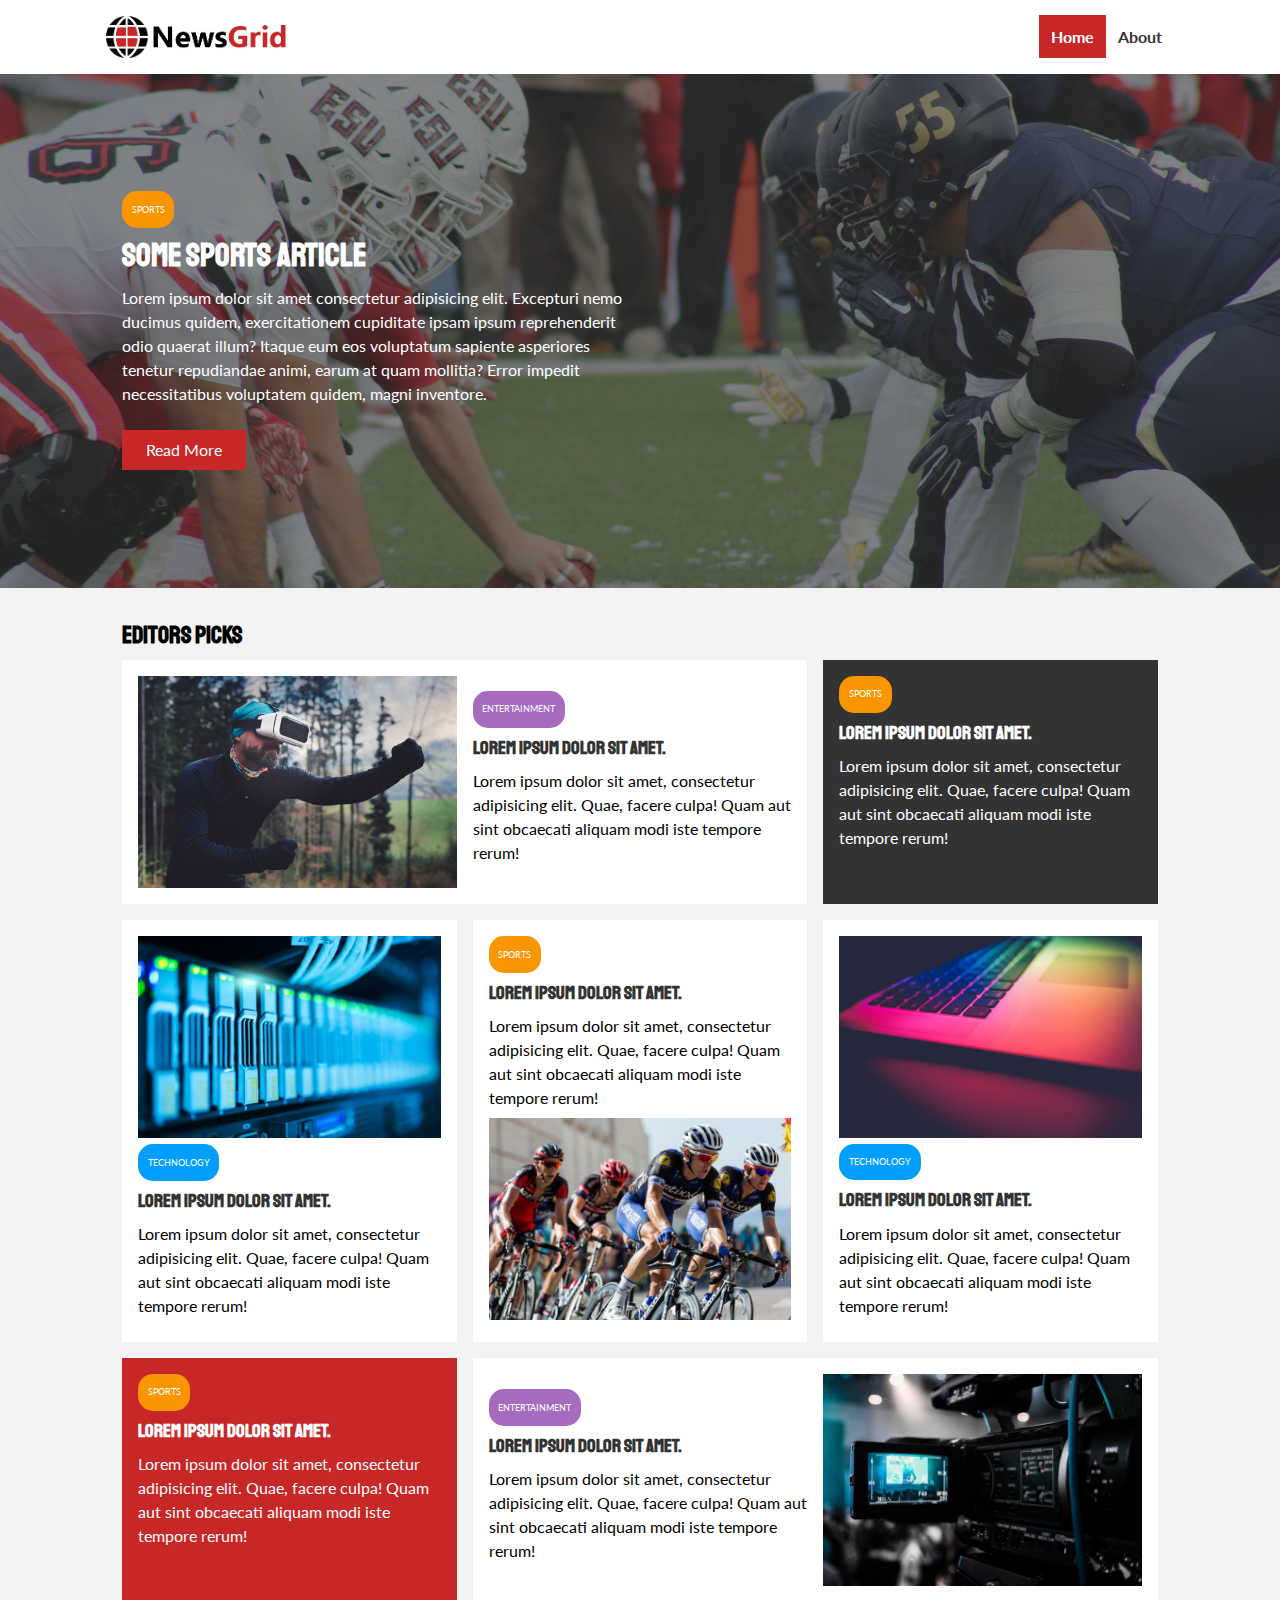
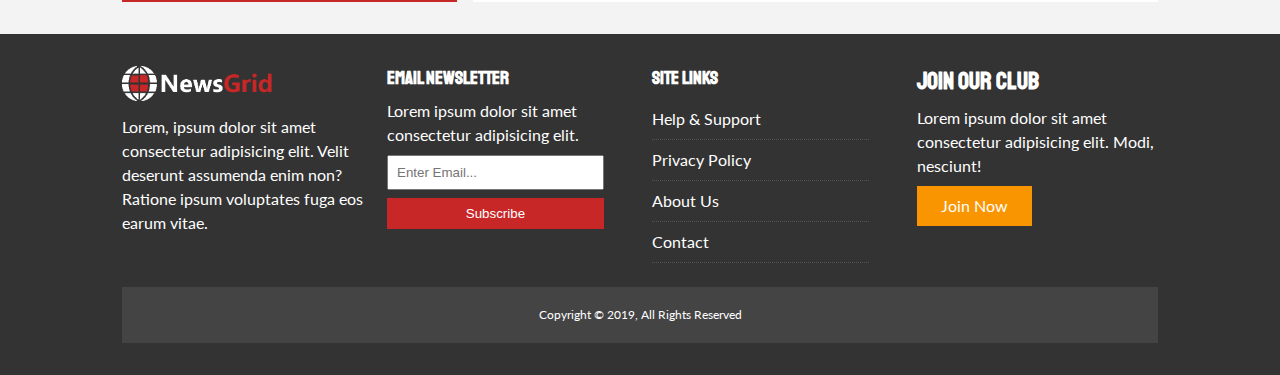
<file: index.html>
<!DOCTYPE html>
<html lang="en">
<head>
  <meta charset="UTF-8">
  <meta name="viewport" content="width=device-width, initial-scale=1.0">
  <meta http-equiv="X-UA-Compatible" content="ie=edge">
  <link rel="stylesheet" href="https://use.fontawesome.com/releases/v5.7.1/css/all.css" integrity="sha384-fnmOCqbTlWIlj8LyTjo7mOUStjsKC4pOpQbqyi7RrhN7udi9RwhKkMHpvLbHG9Sr" crossorigin="anonymous">
  <!-- Google Fonts -->
  <link href="https://fonts.googleapis.com/css?family=Lato|Staatliches" rel="stylesheet">
  <link rel="stylesheet" href="./css/style.css">
  <!-- only want mobile to display with a small screen size -->
  <link rel="stylesheet" media="screen and (max-width: 768px)" href="./css/mobile.css">
  <!-- Inserting a favicon -->
  <link rel="shortcut icon" type="image/x-icon" href="./img/favicon.ico">
  <title>News Grid Website | A Website with News</title>
</head>
<body>

  <!-- navbar -->
  <nav id="main-nav">
    <div class="container">
      <img src="img/logo.png" alt="NewsGrid" class="logo">
      <div class="social">
        <a href="http://www.facebook.com" target="_blank"><i class="fab fa-facebook fa-2x"></i></a>
        <a href="http://www.twitter.com" target="_blank"><i class="fab fa-twitter fa-2x"></i></a>
        <a href="http://www.instagram.com" target="_blank"><i class="fab fa-instagram fa-2x"></i></a>
        <a href="http://www.youtube.com" target="_blank"><i class="fab fa-youtube fa-2x"></i></a>
      </div>
      <ul>
        <li><a class="current" href="index.html">Home</a></li>
        <li><a href="about.html">About</a></li>
      </ul>
    </div>
  </nav>

  <!-- showcase -->
  <header id="showcase">
    <div class="container">
      <div class="showcase-container">
        <div class="showcase-content">
          <div class="category category-sports">Sports</div>
          <h1>some sports article</h1>
          <p>
            Lorem ipsum dolor sit amet consectetur adipisicing elit. Excepturi nemo ducimus quidem, exercitationem cupiditate ipsam ipsum reprehenderit odio quaerat illum? Itaque eum eos voluptatum sapiente asperiores tenetur repudiandae animi, earum at quam mollitia? Error impedit necessitatibus voluptatem quidem, magni inventore.
          </p>
          <a href="article.html" class="btn btn-primary">Read More</a>
        </div>
      </div>
    </div>
  </header>

  <!-- Home Articles -->
  <section id="home-articles" class="py-2">
    <div class="container">
      <h2>Editors Picks</h2>
      <div class="articles-container">
        <article class="card">
          <img src="img/articles/ent1.jpg" alt="missing image">
          <div>
            <div class="category category-ent">Entertainment</div>
            <h3>
              <a href="article.html">Lorem ipsum dolor sit amet.</a>
            </h3>
            <p>
              Lorem ipsum dolor sit amet, consectetur adipisicing elit. Quae, facere culpa! Quam aut sint obcaecati aliquam modi iste tempore rerum!
            </p>
          </div>
        </article>
        <article class="card bg-dark">
          <div class="category category-sports">Sports</div>
          <h3>
            <a href="article.html">Lorem ipsum dolor sit amet.</a>
          </h3>
          <p>
            Lorem ipsum dolor sit amet, consectetur adipisicing elit. Quae, facere culpa! Quam aut sint obcaecati aliquam modi iste tempore rerum!
          </p>
        </article>
        <article class="card">
          <img src="./img/articles/tech1.jpg" alt="tech image missing">
          <div class="category category-tech">Technology</div>
          <h3>
            <a href="article.html">Lorem ipsum dolor sit amet.</a>
          </h3>
          <p>
            Lorem ipsum dolor sit amet, consectetur adipisicing elit. Quae, facere culpa! Quam aut sint obcaecati aliquam modi iste tempore rerum!
          </p>
        </article>
        <article class="card">
          <div class="category category-sports">Sports</div>
          <h3>
            <a href="article.html">Lorem ipsum dolor sit amet.</a>
          </h3>
          <p>
            Lorem ipsum dolor sit amet, consectetur adipisicing elit. Quae, facere culpa! Quam aut sint obcaecati aliquam modi iste tempore rerum!
          </p>
          <img src="./img/articles/sports1.jpg" alt="sports image missing">
        </article>
        <article class="card">
          <img src="./img/articles/tech2.jpg" alt="tech image missing">
          <div class="category category-tech">Technology</div>
          <h3>
            <a href="article.html">Lorem ipsum dolor sit amet.</a>
          </h3>
          <p>
            Lorem ipsum dolor sit amet, consectetur adipisicing elit. Quae, facere culpa! Quam aut sint obcaecati aliquam modi iste tempore rerum!
          </p>
        </article>
        <article class="card bg-primary">
          <div class="category category-sports">Sports</div>
          <h3>
            <a href="article.html">Lorem ipsum dolor sit amet.</a>
          </h3>
          <p>
            Lorem ipsum dolor sit amet, consectetur adipisicing elit. Quae, facere culpa! Quam aut sint obcaecati aliquam modi iste tempore rerum!
          </p>
        </article>
        <article class="card">
          <div>
            <div class="category category-ent">Entertainment</div>
            <h3>
              <a href="article.html">Lorem ipsum dolor sit amet.</a>
            </h3>
            <p>
              Lorem ipsum dolor sit amet, consectetur adipisicing elit. Quae, facere culpa! Quam aut sint obcaecati aliquam modi iste tempore rerum!
            </p>
          </div>
          <img src="img/articles/ent2.jpg" alt="missing image">
        </article>
      </div>
    </div>
  </section>

  <!-- Footer -->
  <footer id="main-footer" class="py-2">
    <div class="container footer-container">
      <div>
        <img src="img/logo_light.png" alt="NewsGrid">
        <p>Lorem, ipsum dolor sit amet consectetur adipisicing elit. Velit deserunt assumenda enim non? Ratione ipsum voluptates fuga eos earum vitae.</p>
      </div>
      <div>
        <h3>Email Newsletter</h3>
        <p>Lorem ipsum dolor sit amet consectetur adipisicing elit.</p>
        <form name="contact" method="POST" data-netlify="true">
          <input type="email" name="email" placeholder="Enter Email...">
          <input type="submit" value="Subscribe" class="btn btn-primary">
        </form>
      </div>
      <div>
        <h3>Site Links</h3>
        <ul class="list">
          <li><a href="#">Help & Support</a></li>
          <li><a href="#">Privacy Policy</a></li>
          <li><a href="#">About Us</a></li>
          <li><a href="#">Contact</a></li>
        </ul>
      </div>
      <div>
        <h2>Join Our Club</h2>
        <p>Lorem ipsum dolor sit amet consectetur adipisicing elit. Modi, nesciunt!</p>
        <a href="#" class="btn btn-secondary">Join Now</a>
      </div>
      <div>
        <p>
          Copyright &copy; 2019, All Rights Reserved
        </p>
      </div>
    </div>
  </footer>

</body>
</html>
</file>
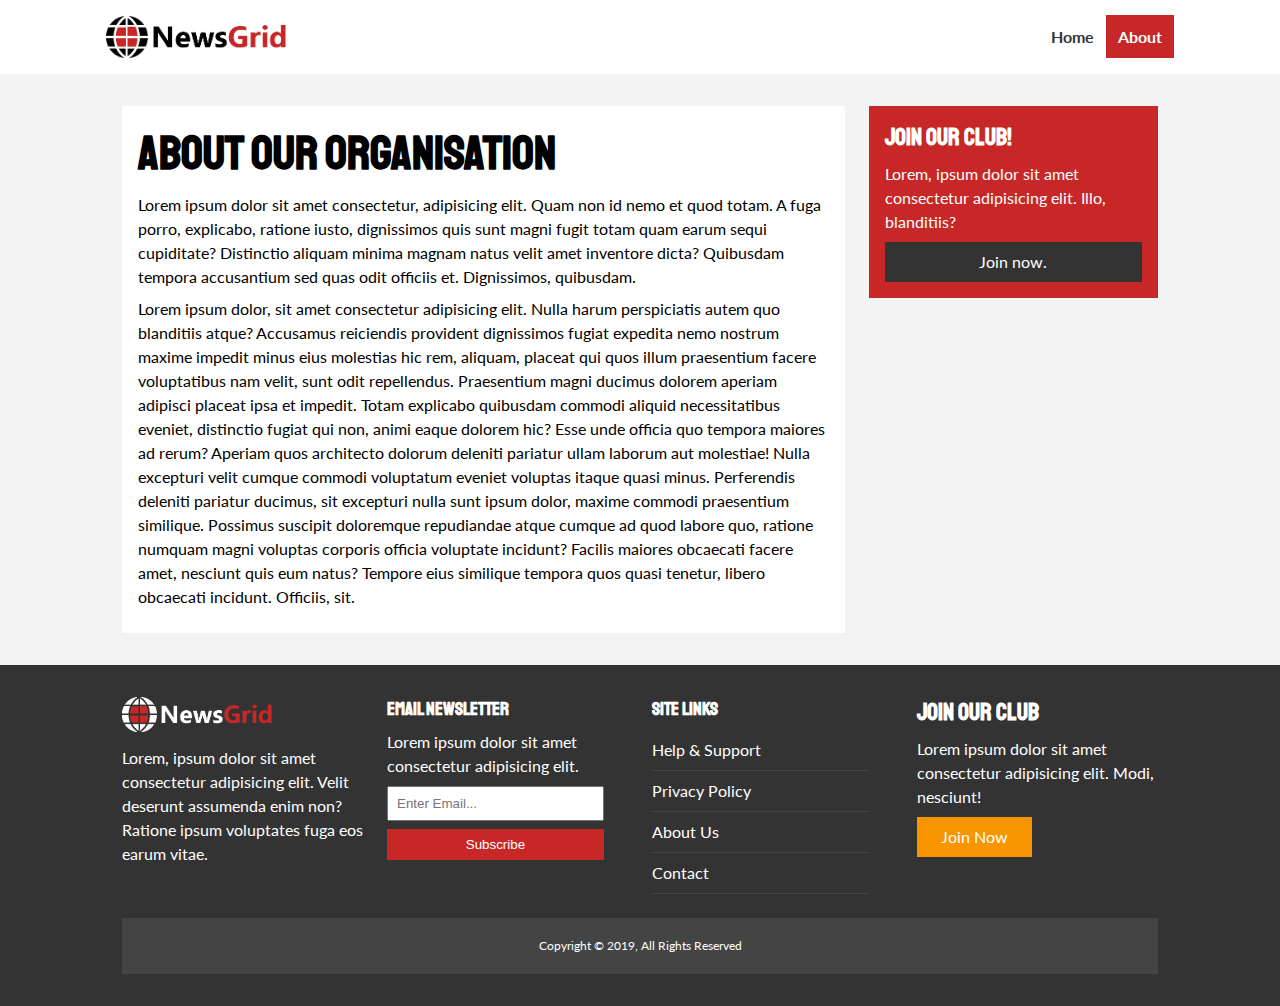
<file: about.html>
<!DOCTYPE html>
<html lang="en">
<head>
  <meta charset="UTF-8">
  <meta name="viewport" content="width=device-width, initial-scale=1.0">
  <meta http-equiv="X-UA-Compatible" content="ie=edge">
  <link rel="stylesheet" href="https://use.fontawesome.com/releases/v5.7.1/css/all.css" integrity="sha384-fnmOCqbTlWIlj8LyTjo7mOUStjsKC4pOpQbqyi7RrhN7udi9RwhKkMHpvLbHG9Sr" crossorigin="anonymous">
  <!-- Google Fonts -->
  <link href="https://fonts.googleapis.com/css?family=Lato|Staatliches" rel="stylesheet">
  <link rel="stylesheet" href="./css/style.css">
  <!-- only want mobile to display with a small screen size -->
  <link rel="stylesheet" media="screen and (max-width: 768px)" href="./css/mobile.css">
  <!-- Inserting a favicon -->
  <link rel="shortcut icon" type="image/x-icon" href="./img/favicon.ico">
  <title>News Grid Website | About Page</title>
</head>
<body>

  <!-- navbar -->
  <nav id="main-nav">
    <div class="container">
      <img src="img/logo.png" alt="NewsGrid" class="logo">
      <div class="social">
        <a href="http://www.facebook.com" target="_blank"><i class="fab fa-facebook fa-2x"></i></a>
        <a href="http://www.twitter.com" target="_blank"><i class="fab fa-twitter fa-2x"></i></a>
        <a href="http://www.instagram.com" target="_blank"><i class="fab fa-instagram fa-2x"></i></a>
        <a href="http://www.youtube.com" target="_blank"><i class="fab fa-youtube fa-2x"></i></a>
      </div>
      <ul>
        <li><a href="index.html">Home</a></li>
        <li><a class="current" href="about.html">About</a></li>
      </ul>
    </div>
  </nav>

<section id="about">
  <div class="container">
    <div class="page-container">
      <article class="card">
        <h1 class="l-heading">About our Organisation</h1>
        <p>
          Lorem ipsum dolor sit amet consectetur, adipisicing elit. Quam non id nemo et quod totam. A fuga porro, explicabo, ratione iusto, dignissimos quis sunt magni fugit totam quam earum sequi cupiditate? Distinctio aliquam minima magnam natus velit amet inventore dicta? Quibusdam tempora accusantium sed quas odit officiis et. Dignissimos, quibusdam.
        </p>
        <p>Lorem ipsum dolor, sit amet consectetur adipisicing elit. Nulla harum perspiciatis autem quo blanditiis atque? Accusamus reiciendis provident dignissimos fugiat expedita nemo nostrum maxime impedit minus eius molestias hic rem, aliquam, placeat qui quos illum praesentium facere voluptatibus nam velit, sunt odit repellendus. Praesentium magni ducimus dolorem aperiam adipisci placeat ipsa et impedit. Totam explicabo quibusdam commodi aliquid necessitatibus eveniet, distinctio fugiat qui non, animi eaque dolorem hic? Esse unde officia quo tempora maiores ad rerum? Aperiam quos architecto dolorum deleniti pariatur ullam laborum aut molestiae! Nulla excepturi velit cumque commodi voluptatum eveniet voluptas itaque quasi minus. Perferendis deleniti pariatur ducimus, sit excepturi nulla sunt ipsum dolor, maxime commodi praesentium similique. Possimus suscipit doloremque repudiandae atque cumque ad quod labore quo, ratione numquam magni voluptas corporis officia voluptate incidunt? Facilis maiores obcaecati facere amet, nesciunt quis eum natus? Tempore eius similique tempora quos quasi tenetur, libero obcaecati incidunt. Officiis, sit.</p>
      </article>
      <aside class="card bg-primary">
        <h2>Join our club!</h2>
        <p>Lorem, ipsum dolor sit amet consectetur adipisicing elit. Illo, blanditiis?</p>
        <a href="#" class="btn btn-dark btn-block">Join now.</a>
      </aside>
    </div>
  </div>
</section>

  <!-- Footer -->
  <footer id="main-footer" class="py-2">
    <div class="container footer-container">
      <div>
        <img src="img/logo_light.png" alt="NewsGrid">
        <p>Lorem, ipsum dolor sit amet consectetur adipisicing elit. Velit deserunt assumenda enim non? Ratione ipsum voluptates fuga eos earum vitae.</p>
      </div>
      <div>
        <h3>Email Newsletter</h3>
        <p>Lorem ipsum dolor sit amet consectetur adipisicing elit.</p>
        <form name="contact" method="POST" data-netlify="true">
          <input type="email" name="email" placeholder="Enter Email...">
          <input type="submit" value="Subscribe" class="btn btn-primary">
        </form>
      </div>
      <div>
        <h3>Site Links</h3>
        <ul class="list">
          <li><a href="#">Help & Support</a></li>
          <li><a href="#">Privacy Policy</a></li>
          <li><a href="#">About Us</a></li>
          <li><a href="#">Contact</a></li>
        </ul>
      </div>
      <div>
        <h2>Join Our Club</h2>
        <p>Lorem ipsum dolor sit amet consectetur adipisicing elit. Modi, nesciunt!</p>
        <a href="#" class="btn btn-secondary">Join Now</a>
      </div>
      <div>
        <p>
          Copyright &copy; 2019, All Rights Reserved
        </p>
      </div>
    </div>
  </footer>

</body>
</html>
</file>
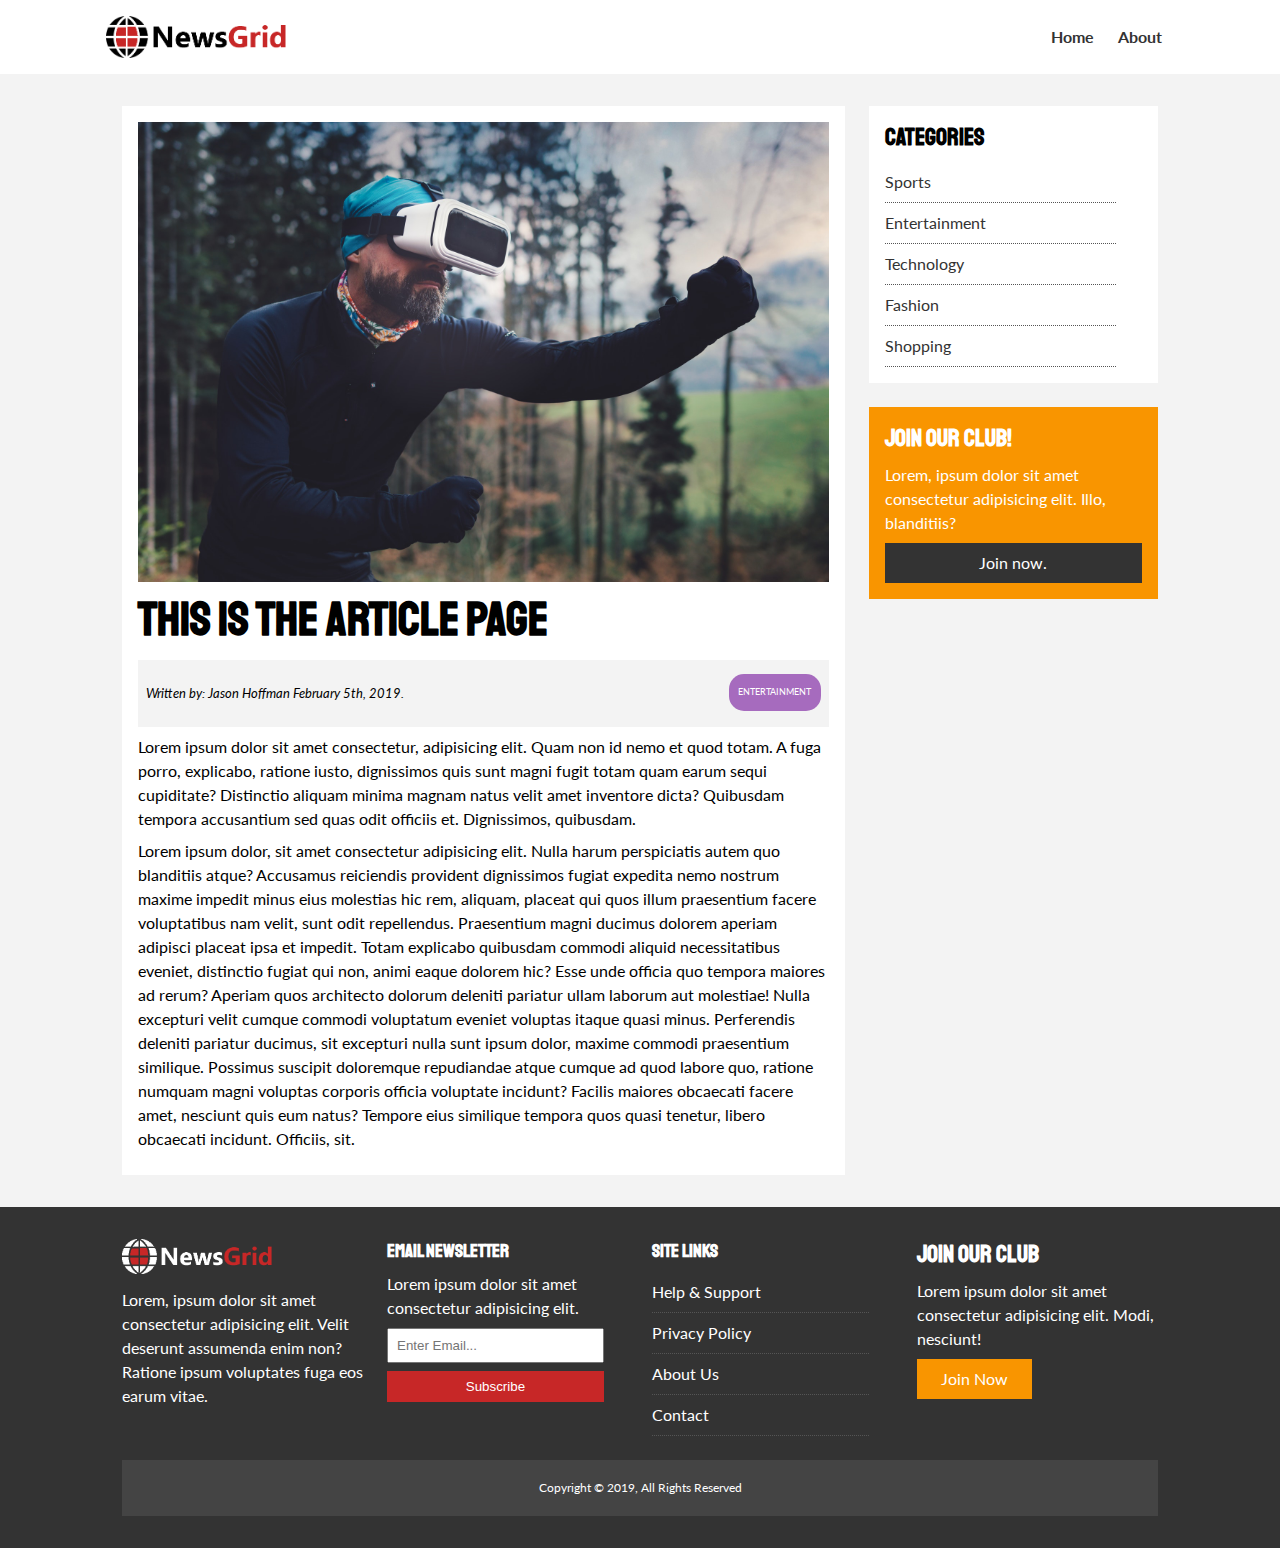
<file: article.html>
<!DOCTYPE html>
<html lang="en">
<head>
  <meta charset="UTF-8">
  <meta name="viewport" content="width=device-width, initial-scale=1.0">
  <meta http-equiv="X-UA-Compatible" content="ie=edge">
  <link rel="stylesheet" href="https://use.fontawesome.com/releases/v5.7.1/css/all.css" integrity="sha384-fnmOCqbTlWIlj8LyTjo7mOUStjsKC4pOpQbqyi7RrhN7udi9RwhKkMHpvLbHG9Sr" crossorigin="anonymous">
  <!-- Google Fonts -->
  <link href="https://fonts.googleapis.com/css?family=Lato|Staatliches" rel="stylesheet">
  <link rel="stylesheet" href="./css/style.css">
  <!-- only want mobile to display with a small screen size -->
  <link rel="stylesheet" media="screen and (max-width: 768px)" href="./css/mobile.css">
  <!-- Inserting a favicon -->
  <link rel="shortcut icon" type="image/x-icon" href="./img/favicon.ico">
  <title>News Grid Website | Article Page</title>
</head>
<body>

  <!-- navbar -->
  <nav id="main-nav">
    <div class="container">
      <img src="img/logo.png" alt="NewsGrid" class="logo">
      <div class="social">
        <a href="http://www.facebook.com" target="_blank"><i class="fab fa-facebook fa-2x"></i></a>
        <a href="http://www.twitter.com" target="_blank"><i class="fab fa-twitter fa-2x"></i></a>
        <a href="http://www.instagram.com" target="_blank"><i class="fab fa-instagram fa-2x"></i></a>
        <a href="http://www.youtube.com" target="_blank"><i class="fab fa-youtube fa-2x"></i></a>
      </div>
      <ul>
        <li><a href="index.html">Home</a></li>
        <li><a href="about.html">About</a></li>
      </ul>
    </div>
  </nav>

<section id="article">
  <div class="container">
    <div class="page-container">
      <article class="card">
        <img src="./img/articles/ent1.jpg" alt="missing image">
        <h1 class="l-heading">This is the Article Page</h1>
        <div class="meta">
          <small>
            <i class="fas fa-user">  Written by: Jason Hoffman February 5th, 2019.  </i>
          </small>
          <div class="category category-ent">Entertainment</div>
        </div>
        <p>
          Lorem ipsum dolor sit amet consectetur, adipisicing elit. Quam non id nemo et quod totam. A fuga porro, explicabo, ratione iusto, dignissimos quis sunt magni fugit totam quam earum sequi cupiditate? Distinctio aliquam minima magnam natus velit amet inventore dicta? Quibusdam tempora accusantium sed quas odit officiis et. Dignissimos, quibusdam.
        </p>
        <p>Lorem ipsum dolor, sit amet consectetur adipisicing elit. Nulla harum perspiciatis autem quo blanditiis atque? Accusamus reiciendis provident dignissimos fugiat expedita nemo nostrum maxime impedit minus eius molestias hic rem, aliquam, placeat qui quos illum praesentium facere voluptatibus nam velit, sunt odit repellendus. Praesentium magni ducimus dolorem aperiam adipisci placeat ipsa et impedit. Totam explicabo quibusdam commodi aliquid necessitatibus eveniet, distinctio fugiat qui non, animi eaque dolorem hic? Esse unde officia quo tempora maiores ad rerum? Aperiam quos architecto dolorum deleniti pariatur ullam laborum aut molestiae! Nulla excepturi velit cumque commodi voluptatum eveniet voluptas itaque quasi minus. Perferendis deleniti pariatur ducimus, sit excepturi nulla sunt ipsum dolor, maxime commodi praesentium similique. Possimus suscipit doloremque repudiandae atque cumque ad quod labore quo, ratione numquam magni voluptas corporis officia voluptate incidunt? Facilis maiores obcaecati facere amet, nesciunt quis eum natus? Tempore eius similique tempora quos quasi tenetur, libero obcaecati incidunt. Officiis, sit.</p>
      </article>

      <aside id="categories" class="card">
        <h2>Categories</h2>
        <ul class="list">
          <li><a href="#"><i class="fas fa-chevron-right"></i> Sports</a></li>
          <li><a href="#"><i class="fas fa-chevron-right"></i> Entertainment</a></li>
          <li><a href="#"><i class="fas fa-chevron-right"></i> Technology</a></li>
          <li><a href="#"><i class="fas fa-chevron-right"></i> Fashion</a></li>
          <li><a href="#"><i class="fas fa-chevron-right"></i> Shopping</a></li>
        </ul>
      </aside>

      <aside class="card bg-secondary">
        <h2>Join our club!</h2>
        <p>Lorem, ipsum dolor sit amet consectetur adipisicing elit. Illo, blanditiis?</p>
        <a href="#" class="btn btn-dark btn-block">Join now.</a>
      </aside>
    </div>
  </div>
</section>

  <!-- Footer -->
  <footer id="main-footer" class="py-2">
    <div class="container footer-container">
      <div>
        <img src="img/logo_light.png" alt="NewsGrid">
        <p>Lorem, ipsum dolor sit amet consectetur adipisicing elit. Velit deserunt assumenda enim non? Ratione ipsum voluptates fuga eos earum vitae.</p>
      </div>
      <div>
        <h3>Email Newsletter</h3>
        <p>Lorem ipsum dolor sit amet consectetur adipisicing elit.</p>
        <form name="contact" method="POST" data-netlify="true">
          <input type="email" name="email" placeholder="Enter Email...">
          <input type="submit" value="Subscribe" class="btn btn-primary">
        </form>
      </div>
      <div>
        <h3>Site Links</h3>
        <ul class="list">
          <li><a href="#">Help & Support</a></li>
          <li><a href="#">Privacy Policy</a></li>
          <li><a href="#">About Us</a></li>
          <li><a href="#">Contact</a></li>
        </ul>
      </div>
      <div>
        <h2>Join Our Club</h2>
        <p>Lorem ipsum dolor sit amet consectetur adipisicing elit. Modi, nesciunt!</p>
        <a href="#" class="btn btn-secondary">Join Now</a>
      </div>
      <div>
        <p>
          Copyright &copy; 2019, All Rights Reserved
        </p>
      </div>
    </div>
  </footer>

</body>
</html>
</file>
<file: css/style.css>
/* creating variable for colors and max-width */
:root {
  --primary-color: #c72727;
  --secondary-color: #f99500;
  --dark-color: #333;
  --light-color: #f3f3f3;
  --max-width: 1100px;
}

.category {
  --sports-color: #f99500;
  --ent-color: #a66bbe;
  --tech-color: #009eff;
}

/* reset */
* {
  margin: 0;
  padding: 0;
  box-sizing: border-box;
}

body {
  font-family: 'Lato', sans-serif;
  line-height: 1.5rem;
  background: var(--light-color);
}

/* links */
a {
  color: #333;
  text-decoration: none;
}

/* lists */
ul {
  list-style: none;
}

/* setting images to take up 100% of their container */
img {
  width: 100%;
}

p {
  margin: 0.5rem 0rem;
}

/* Setting heading to another font */
h1, h2, h3, h4, h5, h6 {
  font-family: 'Staatliches', cursive;
  margin-bottom: .55rem;
  line-height: 1.3;
}

/* Utility */
.container {
  max-width: var(--max-width);
  margin: auto;
  padding: 0 2rem;
  overflow: hidden;
}

.category {
  display: inline-block;
  color: white;
  font-size: 0.55rem;
  text-transform: uppercase;
  padding: 0.4rem 0.6rem;
  border-radius: 15px;
  margin-bottom: 0.5rem;
}

.category-sports { background: var(--sports-color);}
.category-ent { background: var(--ent-color); }
.category-tech { background: var(--tech-color); }

.btn {
  display: inline-block;
  border: none;
  background: var(--dark-color);
  color: white;
  padding: 0.5rem 1.5rem;
}

.btn-light { background: var(--light-color); }
.btn-primary { background: var(--primary-color); }
.btn-secondary { background: var(--secondary-color); }

.btn-block {
  display: block;
  width: 100%;
  text-align: center;
}

.btn:hover { opacity: 0.8; }

.card {
  background: white;
  padding: 1rem;
}

.bg-dark {
  background: var(--dark-color);
  color: white;
}

.bg-primary {
  background: var(--primary-color);
  color: white;
}

.bg-secondary {
  background: var(--secondary-color);
  color: white;
}

.bg-dark h1,
.bg-dark h2,
.bg-dark h3,
.bg-dark a,
.bg-primary h1,
.bg-primary h2,
.bg-primary h3,
.bg-primary a,
.bg-secondary h1,
.bg-secondary h2,
.bg-secondary h3,
.bg-secondary a {
  color: white;
}


.py-1 { padding: 1.5rem 0rem; }
.py-2 { padding: 2rem 0rem; }
.py-3 { padding: 3rem 0rem; }

.p-1 { padding: 1.5rem; }
.p-2 { padding: 2rem; }
.p-3 { padding: 3rem; }

.l-heading {
  font-size: 3rem;
}

.list li {
  border-bottom: 1px dotted #555;
  padding: 0.5rem 0rem;
  width: 90%;
}

.list li a:hover {
  color: var(--primary-color) !important;
}

/* Inner page grid container */
.page-container {
  display: grid;
  grid-template-columns: 5fr 2fr;
  margin: 2rem 0rem;
  grid-gap: 1.5rem;
}

.page-container > *:first-child {
  grid-row: 1 / span 3;
}

/* Navigation */
#main-nav {
  background: #fff;
  position: sticky;
  top: 0;
  z-index: 2;
}

#main-nav .container {
  display: grid;
  grid-template-columns: 6fr 3fr 2fr;
  padding: 1rem;
  align-items: center;
}

#main-nav .logo {
  width: 180px;
}

#main-nav ul {
  justify-self: end;
  display: flex;
}

#main-nav ul li a {
  padding: 0.75rem;
  font-weight: bold;
}

#main-nav ul li a.current {
  background: var(--primary-color);
  color: #fff;
}

#main-nav ul li a:hover {
  background: var(--light-color);
  color: var(--dark-color);
}

#main-nav .social {
  justify-self: center;
}

#main-nav .social i {
  color: #777;
  margin-right: 0.5rem;
}

/* Showcase */
#showcase {
  color: white;
  background: #333;
  padding: 2rem;
  position: relative;
}

#showcase:before {
  content: '';
  background: url(../img/featured.jpg) no-repeat center center/cover;
  position: absolute;
  top: 0;
  left: 0;
  width: 100%;
  height:100%;
  opacity: 0.4;
}

#showcase .showcase-container {
  display: grid;
  grid-template-columns: repeat(2, 1fr);
  justify-content: center;
  align-items: center;
  height: 50vh;
}

#showcase .showcase-content {
  z-index: 1;
}

#showcase .showcase-content p {
  padding-bottom: 1rem;
}

/* Home Articles */
#home-articles .articles-container {
  display: grid;
  grid-template-columns: repeat(3, 1fr);
  grid-gap: 1rem;
}

#home-articles .articles-container > *:first-child,
#home-articles .articles-container > *:last-child {
  display: grid;
  grid-template-columns: repeat(2,1fr);
  grid-gap: 1rem;
  align-items: center;
  grid-column: 1 / span 2;
}

#home-articles .articles-container > *:last-child {
  grid-column: 2 / span 2;
}

#article .meta {
  display: flex;
  justify-content: space-between;
  align-items: center;
  background: var(--light-color);
  padding: 0.5rem;
}

#article .meta .category {
  margin-top: 0.4rem;
}

/* Footer */

#main-footer {
  background: var(--dark-color);
  color: white;
}

#main-footer img {
  width: 150px;
}

#main-footer a {
  color: white;
}

#main-footer .footer-container {
  display: grid;
  grid-template-columns: repeat(4, 1fr);
  grid-gap: 1.5rem;
}

#main-footer .footer-container > *:last-child {
  background: #444;
  grid-column: 1 / span 4;
  padding: 0.5rem;
  text-align: center;
  font-size: 0.75rem;
}

#main-footer .footer-container input[type="email"] {
  width: 90%;
  padding: 0.5rem;
  margin-bottom: 0.5rem;
}

#main-footer .footer-container input[type="submit"] {
  width: 90%;
}
</file>
<file: css/mobile.css>
/* Navigation */
#main-nav .social {
  display: none;
}

#main-nav .container {
  grid-template-columns: 1fr;
  grid-gap: 1.2rem;
}

#main-nav ul,
#main-nav .logo {
  justify-self: center;
}

#main-nav ul li a {
  padding: 0.5rem;
}

/* Home Articles */
#home-articles .articles-container {
  grid-template-columns: repeat(2, 1fr);
}

#home-articles .articles-container > *:first-child,
#home-articles .articles-container > *:last-child {
  grid-template-columns: 1fr;
  grid-column: 1;
}

/* Smaller devices: phones */
@media (max-width: 600px) {
  /* Stacking the grid items */
  #showcase .showcase-container,
  #home-articles .articles-container,
  #main-footer .footer-container {
    grid-template-columns: 1fr;
  }

  #main-footer .footer-container > *:last-child {
    grid-column: 1;
  }

  #main-footer .footer-container > *:first-child,
  #main-footer .footer-container > *:nth-child(2) {
    border-bottom: #444 dotted 1px;
    padding-bottom: 1rem;
  }

  .page-container {
    grid-template-columns: 1fr;
    text-align: center;
  }

  .page-container > *:first-child {
    grid-row: 1;
  }

  .l-heading {
    font-size: 2rem;
  }

}
</file>
